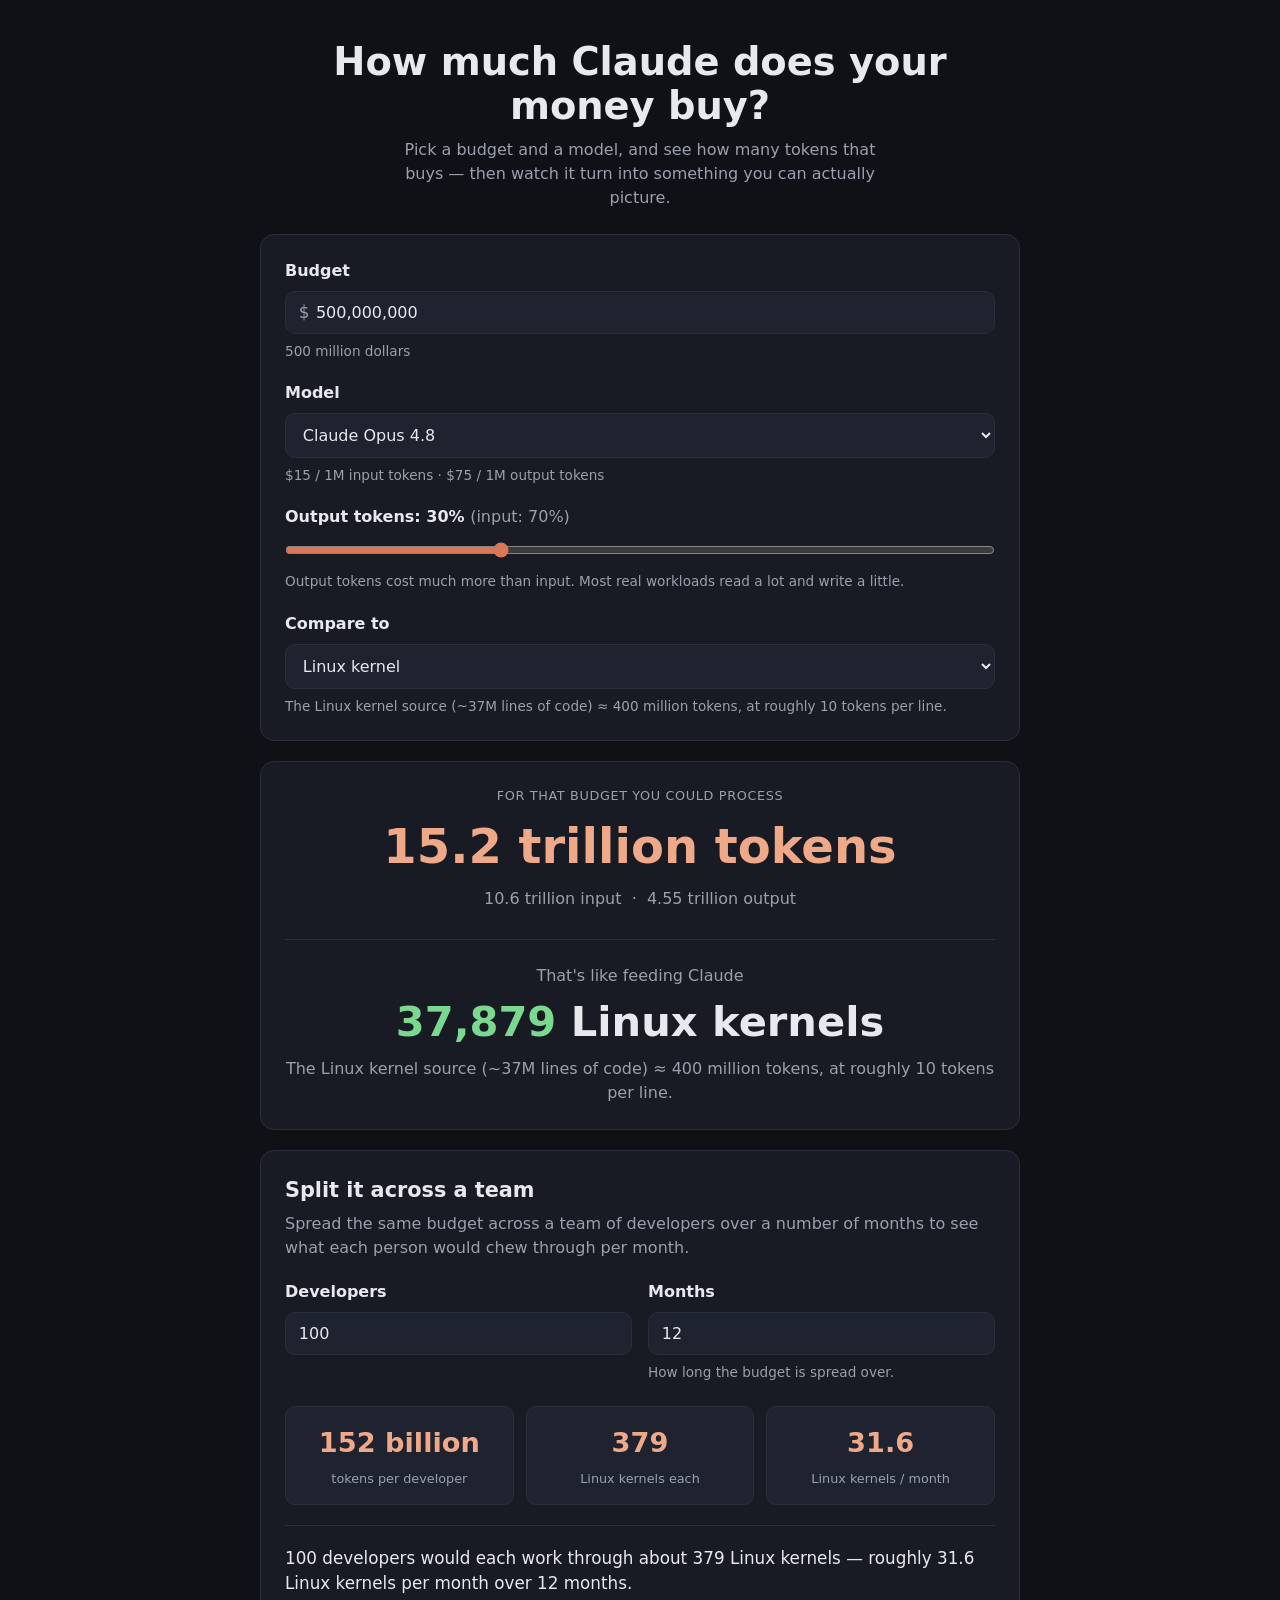
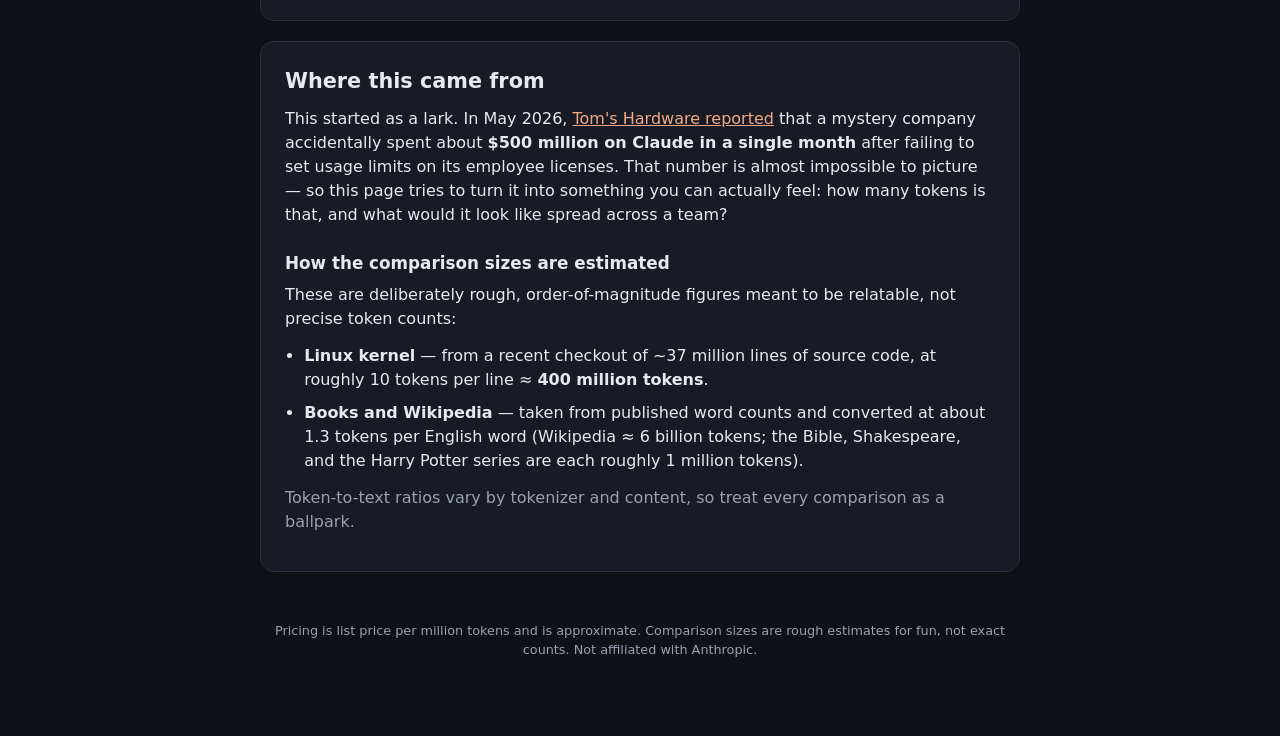
<file: index.html>
<!DOCTYPE html>
<html lang="en">
<head>
  <meta charset="UTF-8" />
  <meta name="viewport" content="width=device-width, initial-scale=1.0" />
  <title>Claude Cost Visualizer — what does $500M of Claude buy?</title>
  <meta name="description" content="Visualize how much work Claude can do for a given budget: tokens, and relatable comparisons like feeding the Linux kernel codebase thousands of times." />
  <link rel="stylesheet" href="styles.css" />
</head>
<body>
  <header class="site-header">
    <h1>How much Claude does your money buy?</h1>
    <p class="subtitle">
      Pick a budget and a model, and see how many tokens that buys —
      then watch it turn into something you can actually picture.
    </p>
  </header>

  <main>
    <!-- ============ CONTROLS ============ -->
    <section class="card controls" aria-label="Inputs">
      <div class="field">
        <label for="budget">Budget</label>
        <div class="input-prefix">
          <span aria-hidden="true">$</span>
          <input
            type="text"
            id="budget"
            inputmode="numeric"
            autocomplete="off"
            value="500,000,000" />
        </div>
        <p class="hint" id="budget-words">five hundred million dollars</p>
      </div>

      <div class="field">
        <label for="model">Model</label>
        <select id="model"></select>
        <p class="hint" id="model-pricing"></p>
      </div>

      <div class="field">
        <label for="output-split">
          Output tokens: <span id="output-split-value">30</span>%
          <span class="muted">(input: <span id="input-split-value">70</span>%)</span>
        </label>
        <input type="range" id="output-split" min="0" max="100" step="1" value="30" />
        <p class="hint">
          Output tokens cost much more than input. Most real workloads read
          a lot and write a little.
        </p>
      </div>

      <div class="field">
        <label for="unit">Compare to</label>
        <select id="unit"></select>
        <p class="hint" id="unit-detail"></p>
      </div>
    </section>

    <!-- ============ HEADLINE RESULT ============ -->
    <section class="card result" aria-live="polite">
      <p class="result-eyebrow">For that budget you could process</p>
      <p class="result-big"><span id="total-tokens">—</span> tokens</p>
      <p class="result-breakdown">
        <span id="input-tokens">—</span> input
        &nbsp;·&nbsp;
        <span id="output-tokens">—</span> output
      </p>

      <div class="comparison">
        <p class="comparison-lead">That's like feeding Claude</p>
        <p class="comparison-big">
          <span id="unit-count">—</span>
          <span id="unit-label" class="unit-label">Linux kernels</span>
        </p>
        <p class="comparison-sub" id="comparison-sub"></p>
      </div>
    </section>

    <!-- ============ PER-DEVELOPER ============ -->
    <section class="card dev-section" aria-label="Per developer breakdown">
      <h2>Split it across a team</h2>
      <p class="section-intro">
        Spread the same budget across a team of developers over a number of
        months to see what each person would chew through per month.
      </p>

      <div class="dev-controls">
        <div class="field">
          <label for="developers">Developers</label>
          <input type="number" id="developers" min="1" step="1" value="100" />
        </div>
        <div class="field">
          <label for="months">Months</label>
          <input type="number" id="months" min="1" step="1" value="12" />
          <p class="hint">How long the budget is spread over.</p>
        </div>
      </div>

      <div class="dev-results">
        <div class="stat">
          <span class="stat-num" id="dev-tokens">—</span>
          <span class="stat-label">tokens per developer</span>
        </div>
        <div class="stat">
          <span class="stat-num" id="dev-units">—</span>
          <span class="stat-label"><span class="unit-label">kernels</span> each</span>
        </div>
        <div class="stat">
          <span class="stat-num" id="dev-units-per-month">—</span>
          <span class="stat-label"><span class="unit-label">kernels</span> / month</span>
        </div>
      </div>

      <p class="dev-sentence" id="dev-sentence"></p>
    </section>

    <!-- ============ ABOUT / METHODOLOGY ============ -->
    <section class="card about" aria-label="About">
      <h2>Where this came from</h2>
      <p>
        This started as a lark. In May 2026,
        <a href="https://www.tomshardware.com/tech-industry/artificial-intelligence/mystery-company-accidentally-blew-usd500-million-on-claude-in-a-single-month-failed-to-put-usage-limit-on-licenses-for-employees"
           target="_blank" rel="noopener noreferrer">Tom's Hardware reported</a>
        that a mystery company accidentally spent about
        <strong>$500&nbsp;million on Claude in a single month</strong> after
        failing to set usage limits on its employee licenses. That number is
        almost impossible to picture — so this page tries to turn it into
        something you can actually feel: how many tokens is that, and what
        would it look like spread across a team?
      </p>

      <h3>How the comparison sizes are estimated</h3>
      <p>
        These are deliberately rough, order-of-magnitude figures meant to be
        relatable, not precise token counts:
      </p>
      <ul>
        <li>
          <strong>Linux kernel</strong> — from a recent checkout of ~37&nbsp;million
          lines of source code, at roughly 10 tokens per line ≈
          <strong>400&nbsp;million tokens</strong>.
        </li>
        <li>
          <strong>Books and Wikipedia</strong> — taken from published word
          counts and converted at about 1.3 tokens per English word
          (Wikipedia ≈ 6&nbsp;billion tokens; the Bible, Shakespeare, and the
          Harry Potter series are each roughly 1&nbsp;million tokens).
        </li>
      </ul>
      <p class="muted">
        Token-to-text ratios vary by tokenizer and content, so treat every
        comparison as a ballpark.
      </p>
    </section>
  </main>

  <footer class="site-footer">
    <p>
      Pricing is list price per million tokens and is approximate.
      Comparison sizes are rough estimates for fun, not exact counts.
      Not affiliated with Anthropic.
    </p>
  </footer>

  <script src="app.js"></script>
</body>
</html>
</file>
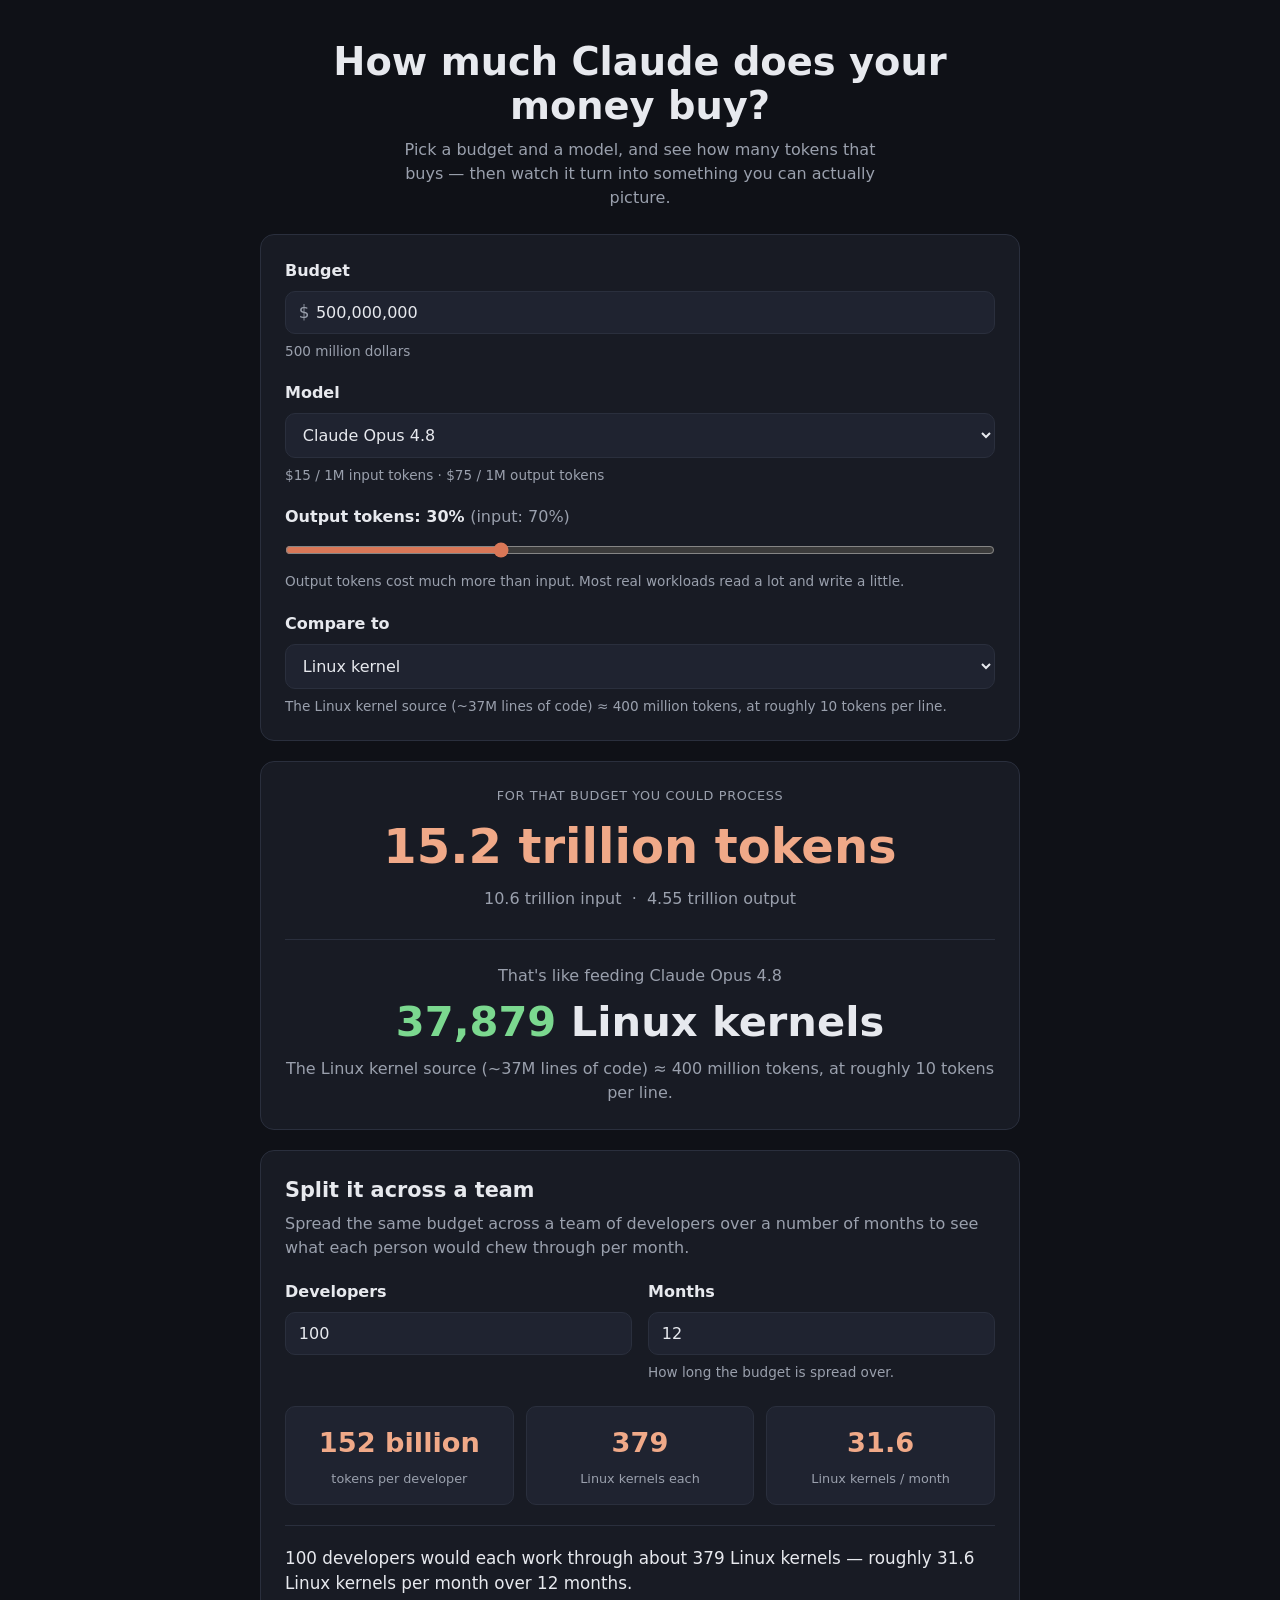
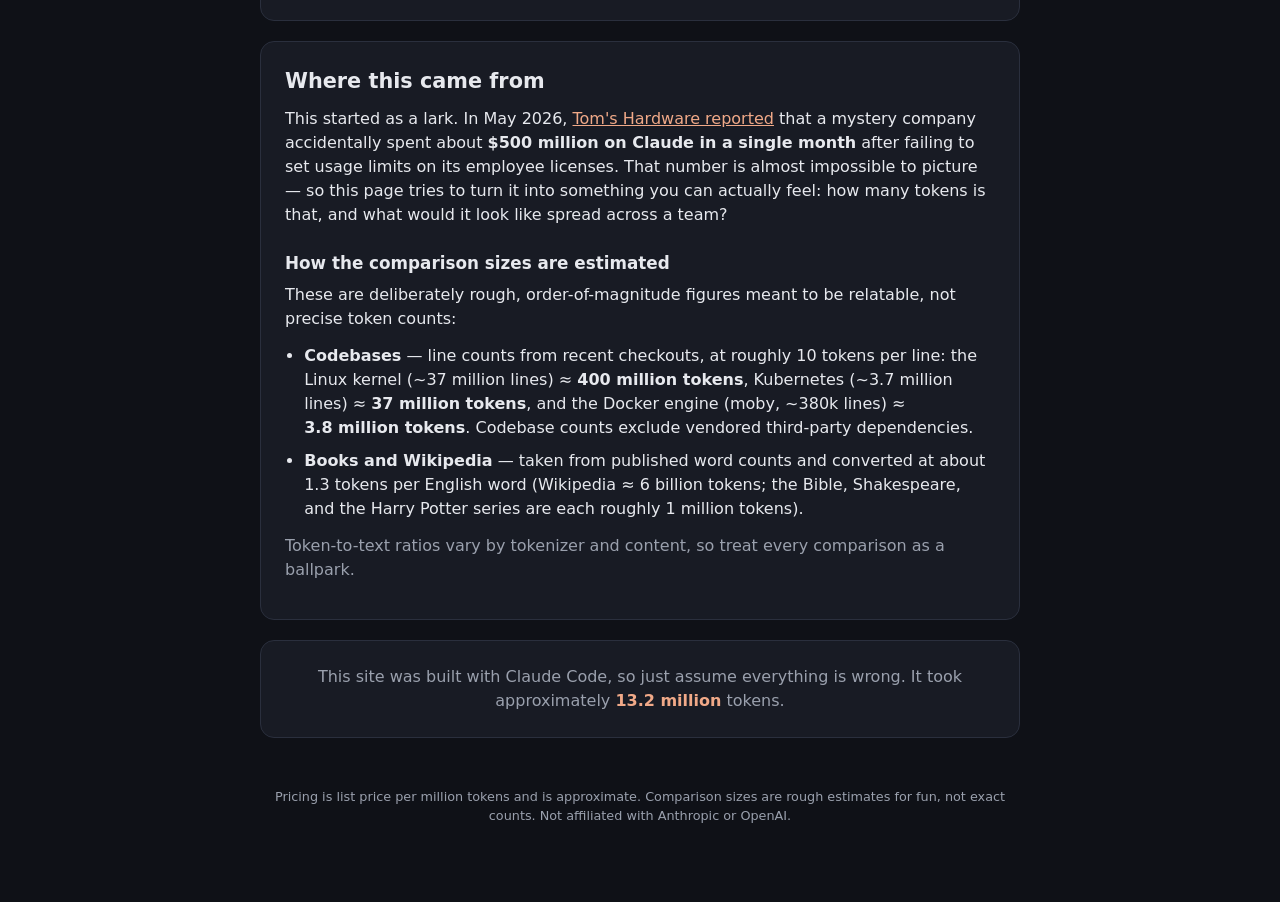
<file: public/index.html>
<!DOCTYPE html>
<html lang="en">
<head>
  <meta charset="UTF-8" />
  <meta name="viewport" content="width=device-width, initial-scale=1.0" />
  <title>Claude Cost Visualizer — what does $500M of Claude buy?</title>
  <meta name="description" content="Visualize how much work Claude can do for a given budget: tokens, and relatable comparisons like feeding the Linux kernel codebase thousands of times." />
  <link rel="stylesheet" href="styles.css" />
</head>
<body>
  <header class="site-header">
    <h1>How much Claude does your money buy?</h1>
    <p class="subtitle">
      Pick a budget and a model, and see how many tokens that buys —
      then watch it turn into something you can actually picture.
    </p>
  </header>

  <main>
    <!-- ============ CONTROLS ============ -->
    <section class="card controls" aria-label="Inputs">
      <div class="field">
        <label for="budget">Budget</label>
        <div class="input-prefix">
          <span aria-hidden="true">$</span>
          <input
            type="text"
            id="budget"
            inputmode="numeric"
            autocomplete="off"
            value="500,000,000" />
        </div>
        <p class="hint" id="budget-words">five hundred million dollars</p>
      </div>

      <div class="field">
        <label for="model">Model</label>
        <select id="model"></select>
        <p class="hint" id="model-pricing"></p>
      </div>

      <div class="field">
        <label for="output-split">
          Output tokens: <span id="output-split-value">30</span>%
          <span class="muted">(input: <span id="input-split-value">70</span>%)</span>
        </label>
        <input type="range" id="output-split" min="0" max="100" step="1" value="30" />
        <p class="hint">
          Output tokens cost much more than input. Most real workloads read
          a lot and write a little.
        </p>
      </div>

      <div class="field">
        <label for="unit">Compare to</label>
        <select id="unit"></select>
        <p class="hint" id="unit-detail"></p>
      </div>
    </section>

    <!-- ============ HEADLINE RESULT ============ -->
    <section class="card result" aria-live="polite">
      <p class="result-eyebrow">For that budget you could process</p>
      <p class="result-big"><span id="total-tokens">—</span> tokens</p>
      <p class="result-breakdown">
        <span id="input-tokens">—</span> input
        &nbsp;·&nbsp;
        <span id="output-tokens">—</span> output
      </p>

      <div class="comparison">
        <p class="comparison-lead">That's like feeding <span id="feed-model">Claude</span></p>
        <p class="comparison-big">
          <span id="unit-count">—</span>
          <span id="unit-label" class="unit-label">Linux kernels</span>
        </p>
        <p class="comparison-sub" id="comparison-sub"></p>
      </div>
    </section>

    <!-- ============ PER-DEVELOPER ============ -->
    <section class="card dev-section" aria-label="Per developer breakdown">
      <h2>Split it across a team</h2>
      <p class="section-intro">
        Spread the same budget across a team of developers over a number of
        months to see what each person would chew through per month.
      </p>

      <div class="dev-controls">
        <div class="field">
          <label for="developers">Developers</label>
          <input type="number" id="developers" min="1" step="1" value="100" />
        </div>
        <div class="field">
          <label for="months">Months</label>
          <input type="number" id="months" min="1" step="1" value="12" />
          <p class="hint">How long the budget is spread over.</p>
        </div>
      </div>

      <div class="dev-results">
        <div class="stat">
          <span class="stat-num" id="dev-tokens">—</span>
          <span class="stat-label">tokens per developer</span>
        </div>
        <div class="stat">
          <span class="stat-num" id="dev-units">—</span>
          <span class="stat-label"><span class="unit-label">kernels</span> each</span>
        </div>
        <div class="stat">
          <span class="stat-num" id="dev-units-per-month">—</span>
          <span class="stat-label"><span class="unit-label">kernels</span> / month</span>
        </div>
      </div>

      <p class="dev-sentence" id="dev-sentence"></p>
    </section>

    <!-- ============ ABOUT / METHODOLOGY ============ -->
    <section class="card about" aria-label="About">
      <h2>Where this came from</h2>
      <p>
        This started as a lark. In May 2026,
        <a href="https://www.tomshardware.com/tech-industry/artificial-intelligence/mystery-company-accidentally-blew-usd500-million-on-claude-in-a-single-month-failed-to-put-usage-limit-on-licenses-for-employees"
           target="_blank" rel="noopener noreferrer">Tom's Hardware reported</a>
        that a mystery company accidentally spent about
        <strong>$500&nbsp;million on Claude in a single month</strong> after
        failing to set usage limits on its employee licenses. That number is
        almost impossible to picture — so this page tries to turn it into
        something you can actually feel: how many tokens is that, and what
        would it look like spread across a team?
      </p>

      <h3>How the comparison sizes are estimated</h3>
      <p>
        These are deliberately rough, order-of-magnitude figures meant to be
        relatable, not precise token counts:
      </p>
      <ul>
        <li>
          <strong>Codebases</strong> — line counts from recent checkouts, at
          roughly 10 tokens per line: the Linux kernel (~37&nbsp;million lines)
          ≈ <strong>400&nbsp;million tokens</strong>, Kubernetes (~3.7&nbsp;million
          lines) ≈ <strong>37&nbsp;million tokens</strong>, and the Docker engine
          (moby, ~380k lines) ≈ <strong>3.8&nbsp;million tokens</strong>.
          Codebase counts exclude vendored third-party dependencies.
        </li>
        <li>
          <strong>Books and Wikipedia</strong> — taken from published word
          counts and converted at about 1.3 tokens per English word
          (Wikipedia ≈ 6&nbsp;billion tokens; the Bible, Shakespeare, and the
          Harry Potter series are each roughly 1&nbsp;million tokens).
        </li>
      </ul>
      <p class="muted">
        Token-to-text ratios vary by tokenizer and content, so treat every
        comparison as a ballpark.
      </p>
    </section>

    <!-- ============ BUILT-WITH DISCLAIMER ============ -->
    <section class="card built-with" aria-label="How this was built">
      <p>
        This site was built with Claude Code, so just assume everything is
        wrong. It took approximately <strong>13.2 million</strong> tokens.
      </p>
    </section>
  </main>

  <footer class="site-footer">
    <p>
      Pricing is list price per million tokens and is approximate.
      Comparison sizes are rough estimates for fun, not exact counts.
      Not affiliated with Anthropic or OpenAI.
    </p>
  </footer>

  <script src="app.js"></script>
</body>
</html>
</file>
<file: styles.css>
:root {
  --bg: #0f1117;
  --bg-card: #181b24;
  --bg-card-2: #1f2330;
  --border: #2a2f3d;
  --text: #e7e9ee;
  --text-muted: #9aa0ad;
  --accent: #d97757;        /* warm Claude-ish clay */
  --accent-soft: #f0a988;
  --good: #7bd88f;
  --radius: 14px;
  --maxw: 760px;
}

* { box-sizing: border-box; }

html { -webkit-text-size-adjust: 100%; }

body {
  margin: 0;
  font-family: system-ui, -apple-system, "Segoe UI", Roboto, Helvetica, Arial, sans-serif;
  background: var(--bg);
  color: var(--text);
  line-height: 1.5;
  padding: 0 1rem 4rem;
}

main, .site-header, .site-footer {
  max-width: var(--maxw);
  margin: 0 auto;
}

/* ---------- header ---------- */
.site-header {
  padding: 2.5rem 0 1.5rem;
  text-align: center;
}
.site-header h1 {
  font-size: clamp(1.6rem, 5vw, 2.4rem);
  line-height: 1.15;
  margin: 0 0 0.6rem;
}
.subtitle {
  color: var(--text-muted);
  margin: 0 auto;
  max-width: 48ch;
}

/* ---------- cards ---------- */
.card {
  background: var(--bg-card);
  border: 1px solid var(--border);
  border-radius: var(--radius);
  padding: 1.5rem;
  margin-bottom: 1.25rem;
}

/* ---------- fields ---------- */
.field { margin-bottom: 1.25rem; }
.field:last-child { margin-bottom: 0; }

label {
  display: block;
  font-weight: 600;
  margin-bottom: 0.5rem;
}
.muted { color: var(--text-muted); font-weight: 400; }

.hint {
  color: var(--text-muted);
  font-size: 0.85rem;
  margin: 0.4rem 0 0;
}

input[type="text"],
input[type="number"],
select {
  width: 100%;
  background: var(--bg-card-2);
  border: 1px solid var(--border);
  color: var(--text);
  border-radius: 10px;
  padding: 0.7rem 0.8rem;
  font-size: 1rem;
  font-family: inherit;
}
input:focus, select:focus {
  outline: 2px solid var(--accent);
  outline-offset: 1px;
}

.input-prefix {
  display: flex;
  align-items: center;
  background: var(--bg-card-2);
  border: 1px solid var(--border);
  border-radius: 10px;
  padding-left: 0.8rem;
}
.input-prefix span { color: var(--text-muted); font-size: 1.05rem; }
.input-prefix input {
  border: none;
  background: transparent;
  padding-left: 0.4rem;
}
.input-prefix:focus-within { outline: 2px solid var(--accent); outline-offset: 1px; }
.input-prefix input:focus { outline: none; }

/* range */
input[type="range"] {
  width: 100%;
  accent-color: var(--accent);
  margin: 0.3rem 0 0;
}

/* ---------- headline result ---------- */
.result { text-align: center; }
.result-eyebrow {
  color: var(--text-muted);
  margin: 0 0 0.3rem;
  text-transform: uppercase;
  letter-spacing: 0.05em;
  font-size: 0.8rem;
}
.result-big {
  font-size: clamp(1.8rem, 7vw, 3rem);
  font-weight: 700;
  margin: 0;
  color: var(--accent-soft);
}
.result-breakdown {
  color: var(--text-muted);
  margin: 0.3rem 0 0;
}

.comparison {
  margin-top: 1.75rem;
  padding-top: 1.5rem;
  border-top: 1px solid var(--border);
}
.comparison-lead { color: var(--text-muted); margin: 0; }
.comparison-big {
  font-size: clamp(1.6rem, 6vw, 2.6rem);
  font-weight: 700;
  margin: 0.2rem 0;
}
.comparison-big #unit-count { color: var(--good); }
.comparison-sub { color: var(--text-muted); margin: 0; }

/* ---------- dev section ---------- */
.dev-section h2 {
  margin: 0 0 0.4rem;
  font-size: 1.3rem;
}
.section-intro { color: var(--text-muted); margin: 0 0 1.25rem; }

.dev-controls {
  display: grid;
  grid-template-columns: 1fr 1fr;
  gap: 1rem;
  margin-bottom: 1.5rem;
}

.dev-results {
  display: grid;
  grid-template-columns: repeat(3, 1fr);
  gap: 0.75rem;
  text-align: center;
}
.stat {
  background: var(--bg-card-2);
  border: 1px solid var(--border);
  border-radius: 10px;
  padding: 1rem 0.5rem;
}
.stat-num {
  display: block;
  font-size: clamp(1.2rem, 4.5vw, 1.7rem);
  font-weight: 700;
  color: var(--accent-soft);
}
.stat-label {
  display: block;
  color: var(--text-muted);
  font-size: 0.8rem;
  margin-top: 0.3rem;
}

.dev-sentence {
  margin: 1.25rem 0 0;
  padding-top: 1.25rem;
  border-top: 1px solid var(--border);
  font-size: 1.05rem;
}

/* ---------- about ---------- */
.about h2 { margin: 0 0 0.6rem; font-size: 1.3rem; }
.about h3 { margin: 1.5rem 0 0.4rem; font-size: 1.05rem; }
.about p { margin: 0 0 0.8rem; }
.about ul { margin: 0 0 0.8rem; padding-left: 1.2rem; }
.about li { margin-bottom: 0.6rem; }
.about a { color: var(--accent-soft); }
.about a:hover { color: var(--accent); }

/* ---------- footer ---------- */
.site-footer {
  color: var(--text-muted);
  font-size: 0.8rem;
  text-align: center;
  padding-top: 1rem;
}

/* ---------- mobile ---------- */
@media (max-width: 480px) {
  .dev-results { grid-template-columns: 1fr; }
  .dev-controls { grid-template-columns: 1fr; }
}
</file>
<file: public/styles.css>
:root {
  --bg: #0f1117;
  --bg-card: #181b24;
  --bg-card-2: #1f2330;
  --border: #2a2f3d;
  --text: #e7e9ee;
  --text-muted: #9aa0ad;
  --accent: #d97757;        /* warm Claude-ish clay */
  --accent-soft: #f0a988;
  --good: #7bd88f;
  --radius: 14px;
  --maxw: 760px;
}

* { box-sizing: border-box; }

html { -webkit-text-size-adjust: 100%; }

body {
  margin: 0;
  font-family: system-ui, -apple-system, "Segoe UI", Roboto, Helvetica, Arial, sans-serif;
  background: var(--bg);
  color: var(--text);
  line-height: 1.5;
  padding: 0 1rem 4rem;
}

main, .site-header, .site-footer {
  max-width: var(--maxw);
  margin: 0 auto;
}

/* ---------- header ---------- */
.site-header {
  padding: 2.5rem 0 1.5rem;
  text-align: center;
}
.site-header h1 {
  font-size: clamp(1.6rem, 5vw, 2.4rem);
  line-height: 1.15;
  margin: 0 0 0.6rem;
}
.subtitle {
  color: var(--text-muted);
  margin: 0 auto;
  max-width: 48ch;
}

/* ---------- cards ---------- */
.card {
  background: var(--bg-card);
  border: 1px solid var(--border);
  border-radius: var(--radius);
  padding: 1.5rem;
  margin-bottom: 1.25rem;
}

/* ---------- fields ---------- */
.field { margin-bottom: 1.25rem; }
.field:last-child { margin-bottom: 0; }

label {
  display: block;
  font-weight: 600;
  margin-bottom: 0.5rem;
}
.muted { color: var(--text-muted); font-weight: 400; }

.hint {
  color: var(--text-muted);
  font-size: 0.85rem;
  margin: 0.4rem 0 0;
}

input[type="text"],
input[type="number"],
select {
  width: 100%;
  background: var(--bg-card-2);
  border: 1px solid var(--border);
  color: var(--text);
  border-radius: 10px;
  padding: 0.7rem 0.8rem;
  font-size: 1rem;
  font-family: inherit;
}
input:focus, select:focus {
  outline: 2px solid var(--accent);
  outline-offset: 1px;
}

.input-prefix {
  display: flex;
  align-items: center;
  background: var(--bg-card-2);
  border: 1px solid var(--border);
  border-radius: 10px;
  padding-left: 0.8rem;
}
.input-prefix span { color: var(--text-muted); font-size: 1.05rem; }
.input-prefix input {
  border: none;
  background: transparent;
  padding-left: 0.4rem;
}
.input-prefix:focus-within { outline: 2px solid var(--accent); outline-offset: 1px; }
.input-prefix input:focus { outline: none; }

/* range */
input[type="range"] {
  width: 100%;
  accent-color: var(--accent);
  margin: 0.3rem 0 0;
}

/* ---------- headline result ---------- */
.result { text-align: center; }
.result-eyebrow {
  color: var(--text-muted);
  margin: 0 0 0.3rem;
  text-transform: uppercase;
  letter-spacing: 0.05em;
  font-size: 0.8rem;
}
.result-big {
  font-size: clamp(1.8rem, 7vw, 3rem);
  font-weight: 700;
  margin: 0;
  color: var(--accent-soft);
}
.result-breakdown {
  color: var(--text-muted);
  margin: 0.3rem 0 0;
}

.comparison {
  margin-top: 1.75rem;
  padding-top: 1.5rem;
  border-top: 1px solid var(--border);
}
.comparison-lead { color: var(--text-muted); margin: 0; }
.comparison-big {
  font-size: clamp(1.6rem, 6vw, 2.6rem);
  font-weight: 700;
  margin: 0.2rem 0;
}
.comparison-big #unit-count { color: var(--good); }
.comparison-sub { color: var(--text-muted); margin: 0; }

/* ---------- dev section ---------- */
.dev-section h2 {
  margin: 0 0 0.4rem;
  font-size: 1.3rem;
}
.section-intro { color: var(--text-muted); margin: 0 0 1.25rem; }

.dev-controls {
  display: grid;
  grid-template-columns: 1fr 1fr;
  gap: 1rem;
  margin-bottom: 1.5rem;
}

.dev-results {
  display: grid;
  grid-template-columns: repeat(3, 1fr);
  gap: 0.75rem;
  text-align: center;
}
.stat {
  background: var(--bg-card-2);
  border: 1px solid var(--border);
  border-radius: 10px;
  padding: 1rem 0.5rem;
}
.stat-num {
  display: block;
  font-size: clamp(1.2rem, 4.5vw, 1.7rem);
  font-weight: 700;
  color: var(--accent-soft);
}
.stat-label {
  display: block;
  color: var(--text-muted);
  font-size: 0.8rem;
  margin-top: 0.3rem;
}

.dev-sentence {
  margin: 1.25rem 0 0;
  padding-top: 1.25rem;
  border-top: 1px solid var(--border);
  font-size: 1.05rem;
}

/* ---------- about ---------- */
.about h2 { margin: 0 0 0.6rem; font-size: 1.3rem; }
.about h3 { margin: 1.5rem 0 0.4rem; font-size: 1.05rem; }
.about p { margin: 0 0 0.8rem; }
.about ul { margin: 0 0 0.8rem; padding-left: 1.2rem; }
.about li { margin-bottom: 0.6rem; }
.about a { color: var(--accent-soft); }
.about a:hover { color: var(--accent); }

/* ---------- built-with disclaimer ---------- */
.built-with {
  text-align: center;
  color: var(--text-muted);
}
.built-with p { margin: 0; }
.built-with strong { color: var(--accent-soft); }

/* ---------- footer ---------- */
.site-footer {
  color: var(--text-muted);
  font-size: 0.8rem;
  text-align: center;
  padding-top: 1rem;
}

/* ---------- mobile ---------- */
@media (max-width: 480px) {
  .dev-results { grid-template-columns: 1fr; }
  .dev-controls { grid-template-columns: 1fr; }
}
</file>
